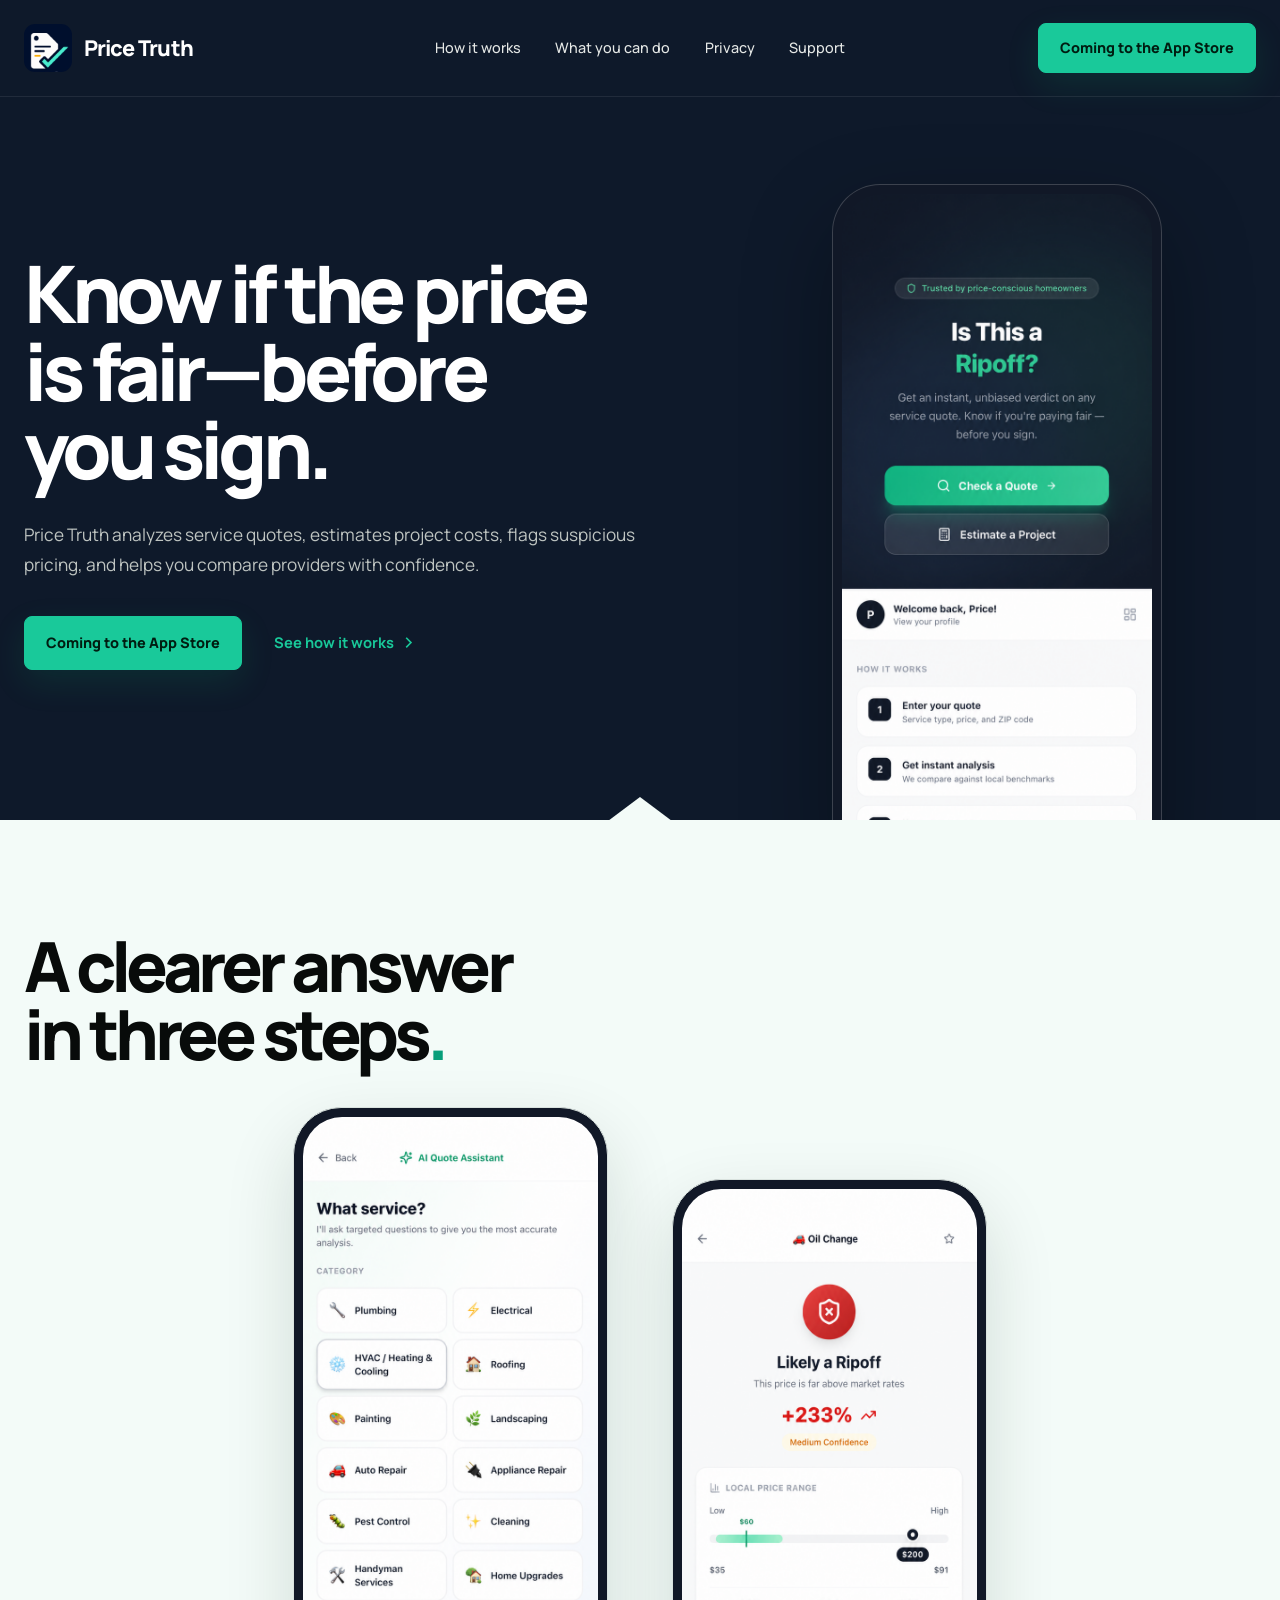
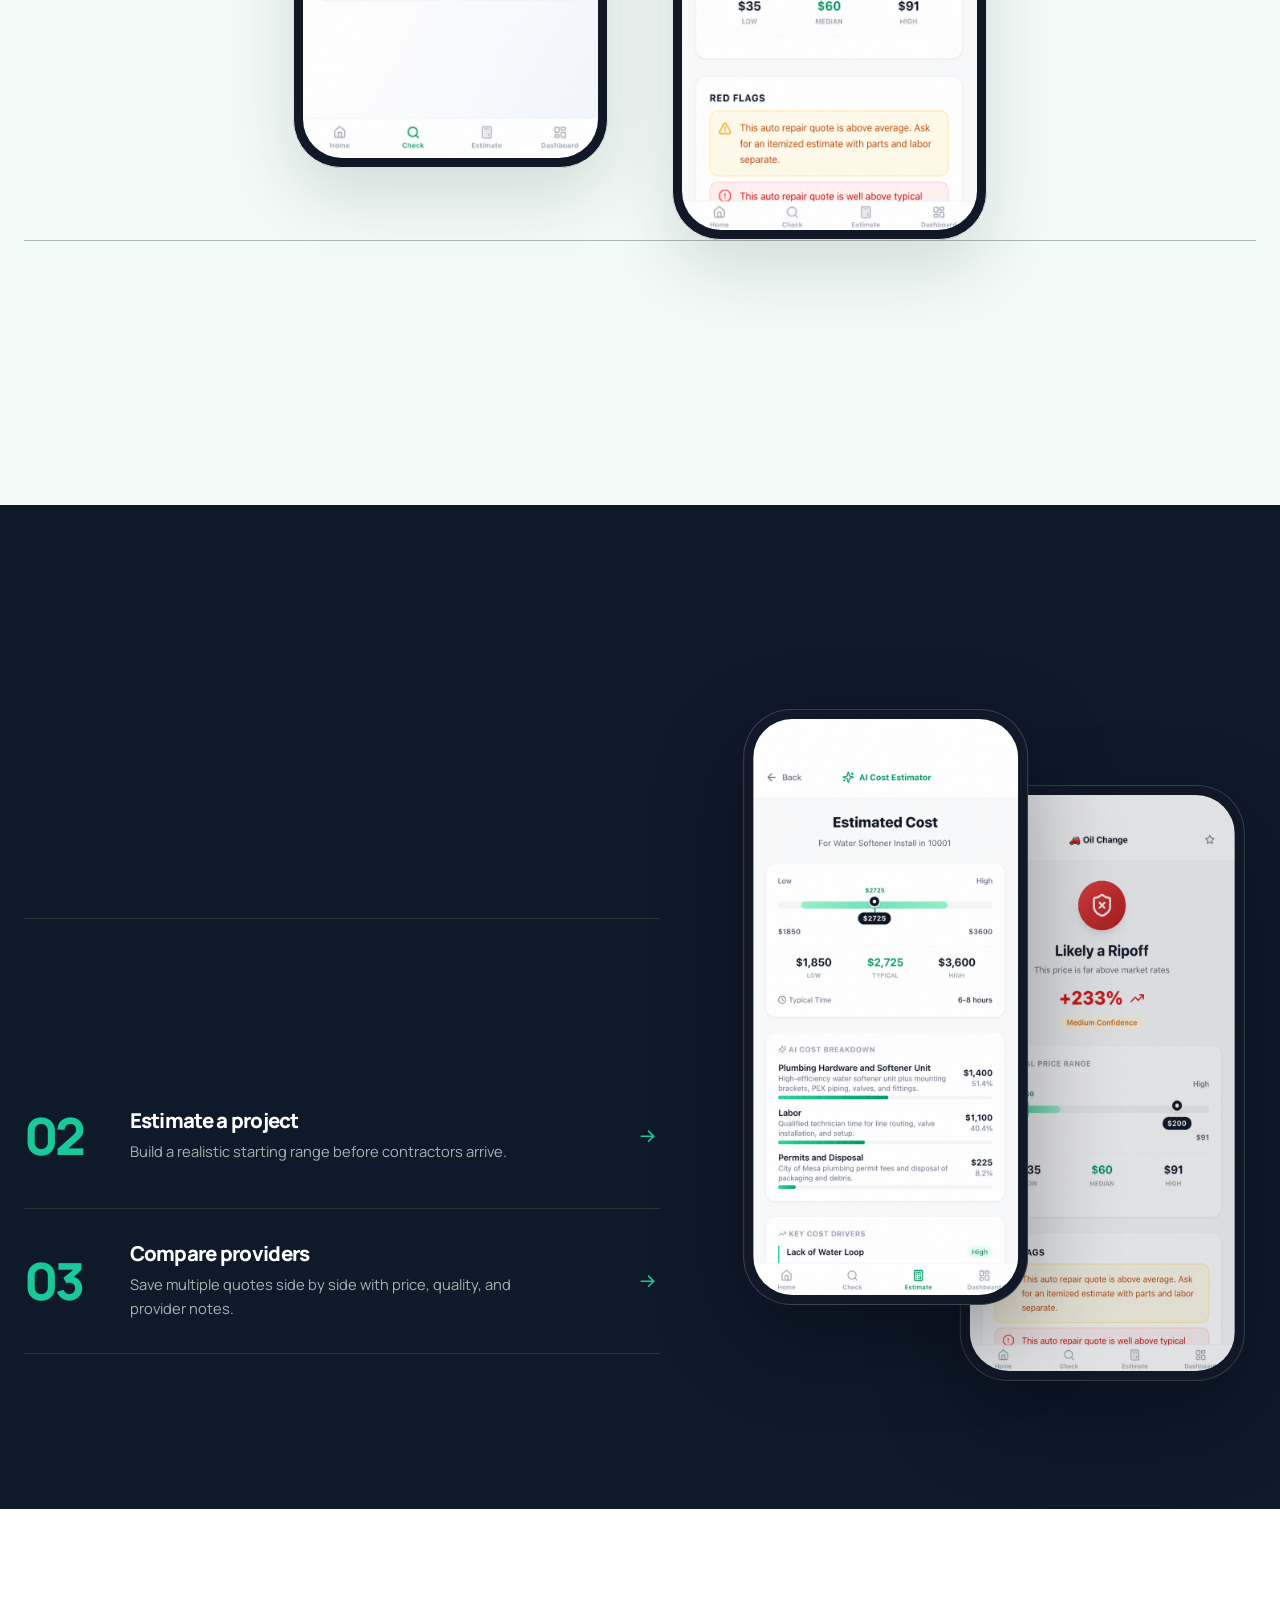
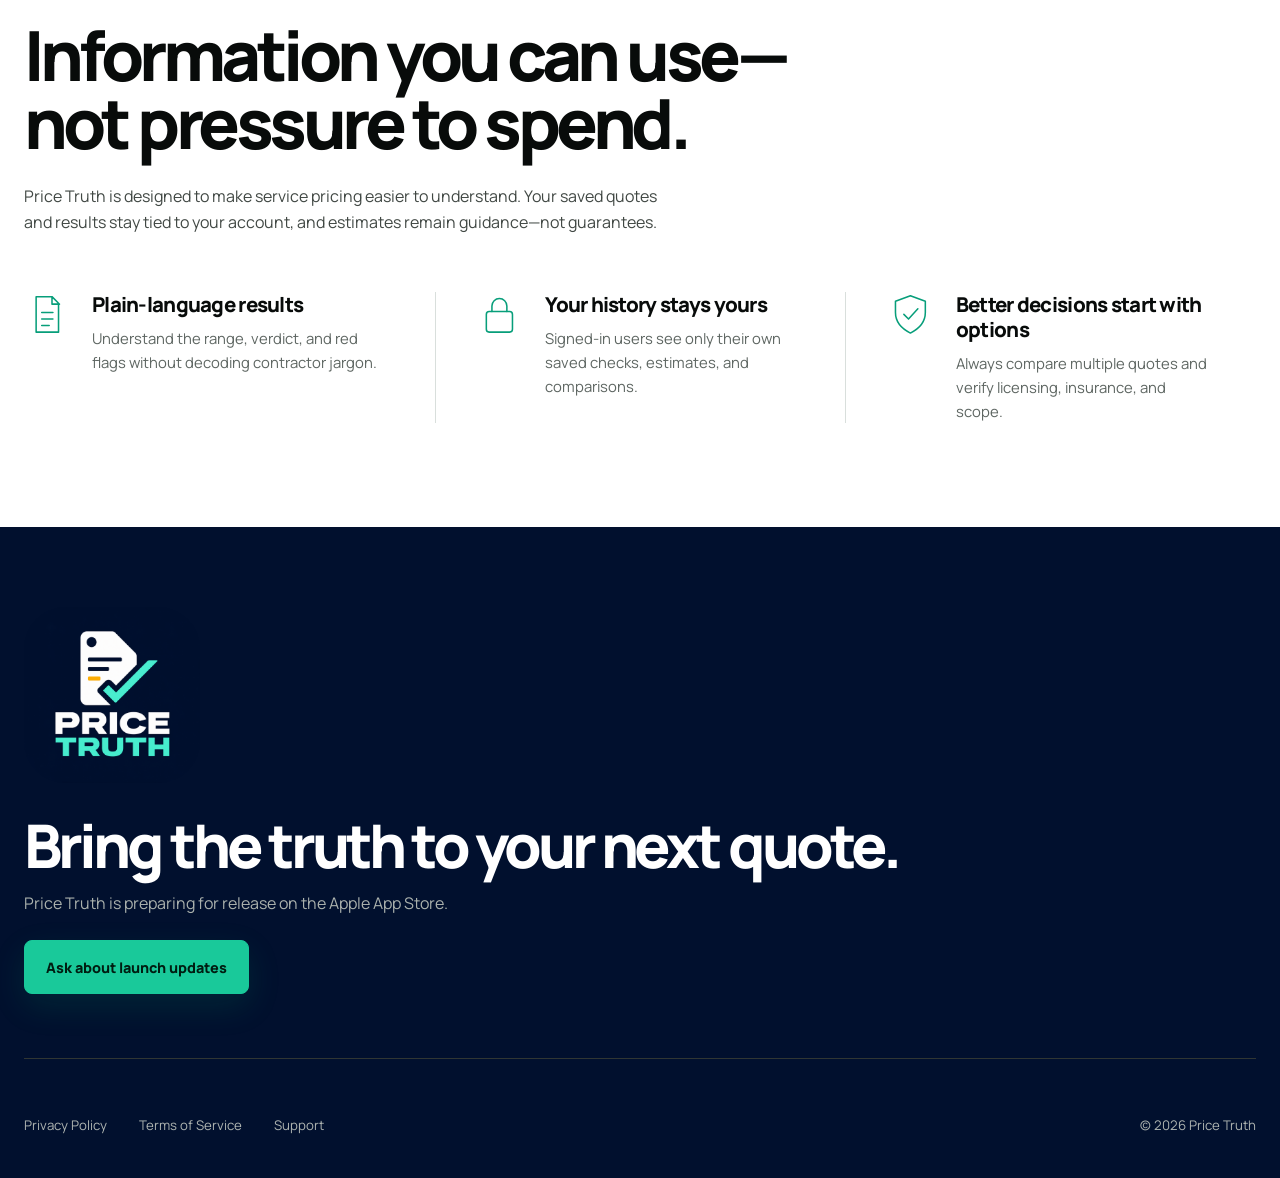
<file: index.html>
<!doctype html>
<html lang="en">
  <head>
    <meta charset="utf-8">
    <meta name="viewport" content="width=device-width, initial-scale=1">
    <title>Price Truth | Know If the Price Is Fair</title>
    <meta name="description" content="Price Truth analyzes service quotes, estimates project costs, flags suspicious pricing, and helps you compare providers with confidence.">
    <link rel="canonical" href="https://price-truth.com/">
    <meta property="og:type" content="website">
    <meta property="og:title" content="Price Truth | Know If the Price Is Fair">
    <meta property="og:description" content="Understand service quotes, compare providers, and make a more confident decision before you sign.">
    <meta property="og:url" content="https://price-truth.com/">
    <meta property="og:image" content="https://price-truth.com/assets/price-truth-brand.png">
    <meta name="theme-color" content="#050706">
    <link rel="icon" href="assets/price-truth-brand-mark.png">
    <link rel="apple-touch-icon" href="assets/price-truth-brand.png">
    <link rel="preload" as="image" href="assets/app-home.png">
    <link rel="preconnect" href="https://fonts.googleapis.com">
    <link rel="preconnect" href="https://fonts.gstatic.com" crossorigin>
    <link href="https://fonts.googleapis.com/css2?family=Manrope:wght@400;500;600;700;800&display=swap" rel="stylesheet">
    <link rel="stylesheet" href="styles.css?v=1">
    <script src="script.js" defer></script>
  </head>
  <body>
    <a class="skip-link" href="#main">Skip to content</a>
    <header class="site-header" data-header>
      <nav class="nav shell" aria-label="Main navigation">
        <a class="brand" href="index.html" aria-label="Price Truth home">
          <img src="assets/price-truth-brand-mark.png" alt="">
          <span>Price Truth</span>
        </a>
        <button class="menu-button" type="button" aria-expanded="false" aria-controls="nav-links" data-menu-button>
          <span class="sr-only">Open navigation</span>
          <svg viewBox="0 0 24 24" aria-hidden="true"><path d="M4 7h16M4 12h16M4 17h16"/></svg>
        </button>
        <div class="nav-links" id="nav-links" data-nav-links>
          <a href="#how">How it works</a>
          <a href="#capabilities">What you can do</a>
          <a href="privacy.html">Privacy</a>
          <a href="support.html">Support</a>
        </div>
        <a class="nav-cta" href="#availability">Coming to the App Store</a>
      </nav>
    </header>

    <main id="main">
      <section class="hero dark-section">
        <div class="hero-inner shell">
          <div class="hero-copy reveal">
            <h1>Know if the price<br>is fair—before<br>you sign.</h1>
            <p>Price Truth analyzes service quotes, estimates project costs, flags suspicious pricing, and helps you compare providers with confidence.</p>
            <div class="hero-actions">
              <a class="button" href="#availability">Coming to the App Store</a>
              <a class="text-link" href="#how">See how it works <svg viewBox="0 0 24 24" aria-hidden="true"><path d="m9 18 6-6-6-6"/></svg></a>
            </div>
          </div>
          <div class="hero-media reveal" aria-label="Price Truth home screen shown on an iPhone">
            <div class="phone-frame phone-frame-hero">
              <img src="assets/app-home.png" alt="Price Truth home screen with Check a Quote and Estimate a Project actions">
            </div>
          </div>
        </div>
        <span class="hero-notch" aria-hidden="true"></span>
      </section>

      <section class="how-section" id="how">
        <div class="shell">
          <h2 class="section-title reveal">A clearer answer<br>in three steps<span>.</span></h2>
          <div class="flow-media phone-pair reveal">
            <div class="phone-frame phone-frame-entry">
              <img src="assets/quote-assistant.png?v=2" alt="Price Truth AI Quote Assistant category selection screen">
            </div>
            <div class="phone-frame phone-frame-result">
              <img src="assets/quote-result.png" alt="Price Truth quote verdict showing a likely ripoff and local price range">
            </div>
          </div>
          <div class="steps" aria-label="How Price Truth works">
            <article class="step reveal">
              <span class="step-number">01</span>
              <div>
                <h3>Enter your quote</h3>
                <p>Add the service, quoted price, ZIP code, and the details that matter.</p>
              </div>
            </article>
            <article class="step reveal">
              <span class="step-number">02</span>
              <div>
                <h3>Get instant analysis</h3>
                <p>See a local price range, a plain-language verdict, and potential red flags.</p>
              </div>
            </article>
            <article class="step reveal">
              <span class="step-number">03</span>
              <div>
                <h3>Know your options</h3>
                <p>Use negotiation tips, save your result, or compare another provider.</p>
              </div>
            </article>
          </div>
        </div>
      </section>

      <section class="capabilities-section dark-section" id="capabilities">
        <div class="capabilities-inner shell">
          <div class="capabilities-copy">
            <h2 class="section-title reveal">More confidence<br>in every quote<span>.</span></h2>
            <p class="section-lede reveal">From the first estimate to the final decision, Price Truth keeps the numbers understandable and your options visible.</p>
            <div class="capability-list">
              <article class="capability reveal">
                <span>01</span>
                <div><h3>Check a quote</h3><p>Compare a service quote with local pricing and see a clear verdict.</p></div>
                <svg viewBox="0 0 24 24" aria-hidden="true"><path d="M5 12h14M13 6l6 6-6 6"/></svg>
              </article>
              <article class="capability reveal">
                <span>02</span>
                <div><h3>Estimate a project</h3><p>Build a realistic starting range before contractors arrive.</p></div>
                <svg viewBox="0 0 24 24" aria-hidden="true"><path d="M5 12h14M13 6l6 6-6 6"/></svg>
              </article>
              <article class="capability reveal">
                <span>03</span>
                <div><h3>Compare providers</h3><p>Save multiple quotes side by side with price, quality, and provider notes.</p></div>
                <svg viewBox="0 0 24 24" aria-hidden="true"><path d="M5 12h14M13 6l6 6-6 6"/></svg>
              </article>
            </div>
          </div>
          <div class="capabilities-media phone-pair reveal">
            <div class="phone-frame">
              <img src="assets/estimate-result.png" alt="Price Truth project estimate with typical cost and AI cost breakdown">
            </div>
            <div class="phone-frame phone-frame-secondary">
              <img src="assets/quote-result.png" alt="Price Truth quote analysis with local range and red flags">
            </div>
          </div>
        </div>
      </section>

      <section class="trust-section">
        <div class="shell">
          <div class="trust-intro reveal">
            <h2 class="section-title">Information you can use—<br>not pressure to spend.</h2>
            <p>Price Truth is designed to make service pricing easier to understand. Your saved quotes and results stay tied to your account, and estimates remain guidance—not guarantees.</p>
          </div>
          <div class="trust-list">
            <article class="trust-item reveal">
              <svg viewBox="0 0 48 48" aria-hidden="true"><path d="M13 5h17l7 7v31H13zM30 5v8h8M19 22h12M19 29h12M19 36h8"/></svg>
              <div><h3>Plain-language results</h3><p>Understand the range, verdict, and red flags without decoding contractor jargon.</p></div>
            </article>
            <article class="trust-item reveal">
              <svg viewBox="0 0 48 48" aria-hidden="true"><rect x="10" y="21" width="28" height="22" rx="3"/><path d="M16 21v-6a8 8 0 0 1 16 0v6"/></svg>
              <div><h3>Your history stays yours</h3><p>Signed-in users see only their own saved checks, estimates, and comparisons.</p></div>
            </article>
            <article class="trust-item reveal">
              <svg viewBox="0 0 48 48" aria-hidden="true"><path d="M24 4 40 10v12c0 10-6 17-16 22C14 39 8 32 8 22V10zM17 24l5 5 10-11"/></svg>
              <div><h3>Better decisions start with options</h3><p>Always compare multiple quotes and verify licensing, insurance, and scope.</p></div>
            </article>
          </div>
        </div>
      </section>

      <section class="closing-section dark-section" id="availability">
        <div class="closing-inner shell reveal">
          <div class="closing-brand"><img src="assets/price-truth-brand.png" alt="Price Truth"></div>
          <h2>Bring the truth to your next quote.</h2>
          <p>Price Truth is preparing for release on the Apple App Store.</p>
          <a class="button" href="mailto:hello@showcasesolutionsapps.com?subject=Price%20Truth%20launch%20updates">Ask about launch updates</a>
        </div>
      </section>
    </main>

    <footer class="footer dark-section">
      <div class="footer-inner shell">
        <div class="footer-links">
          <a href="privacy.html">Privacy Policy</a>
          <a href="terms.html">Terms of Service</a>
          <a href="support.html">Support</a>
        </div>
        <span>&copy; 2026 Price Truth</span>
      </div>
    </footer>
  </body>
</html>
</file>
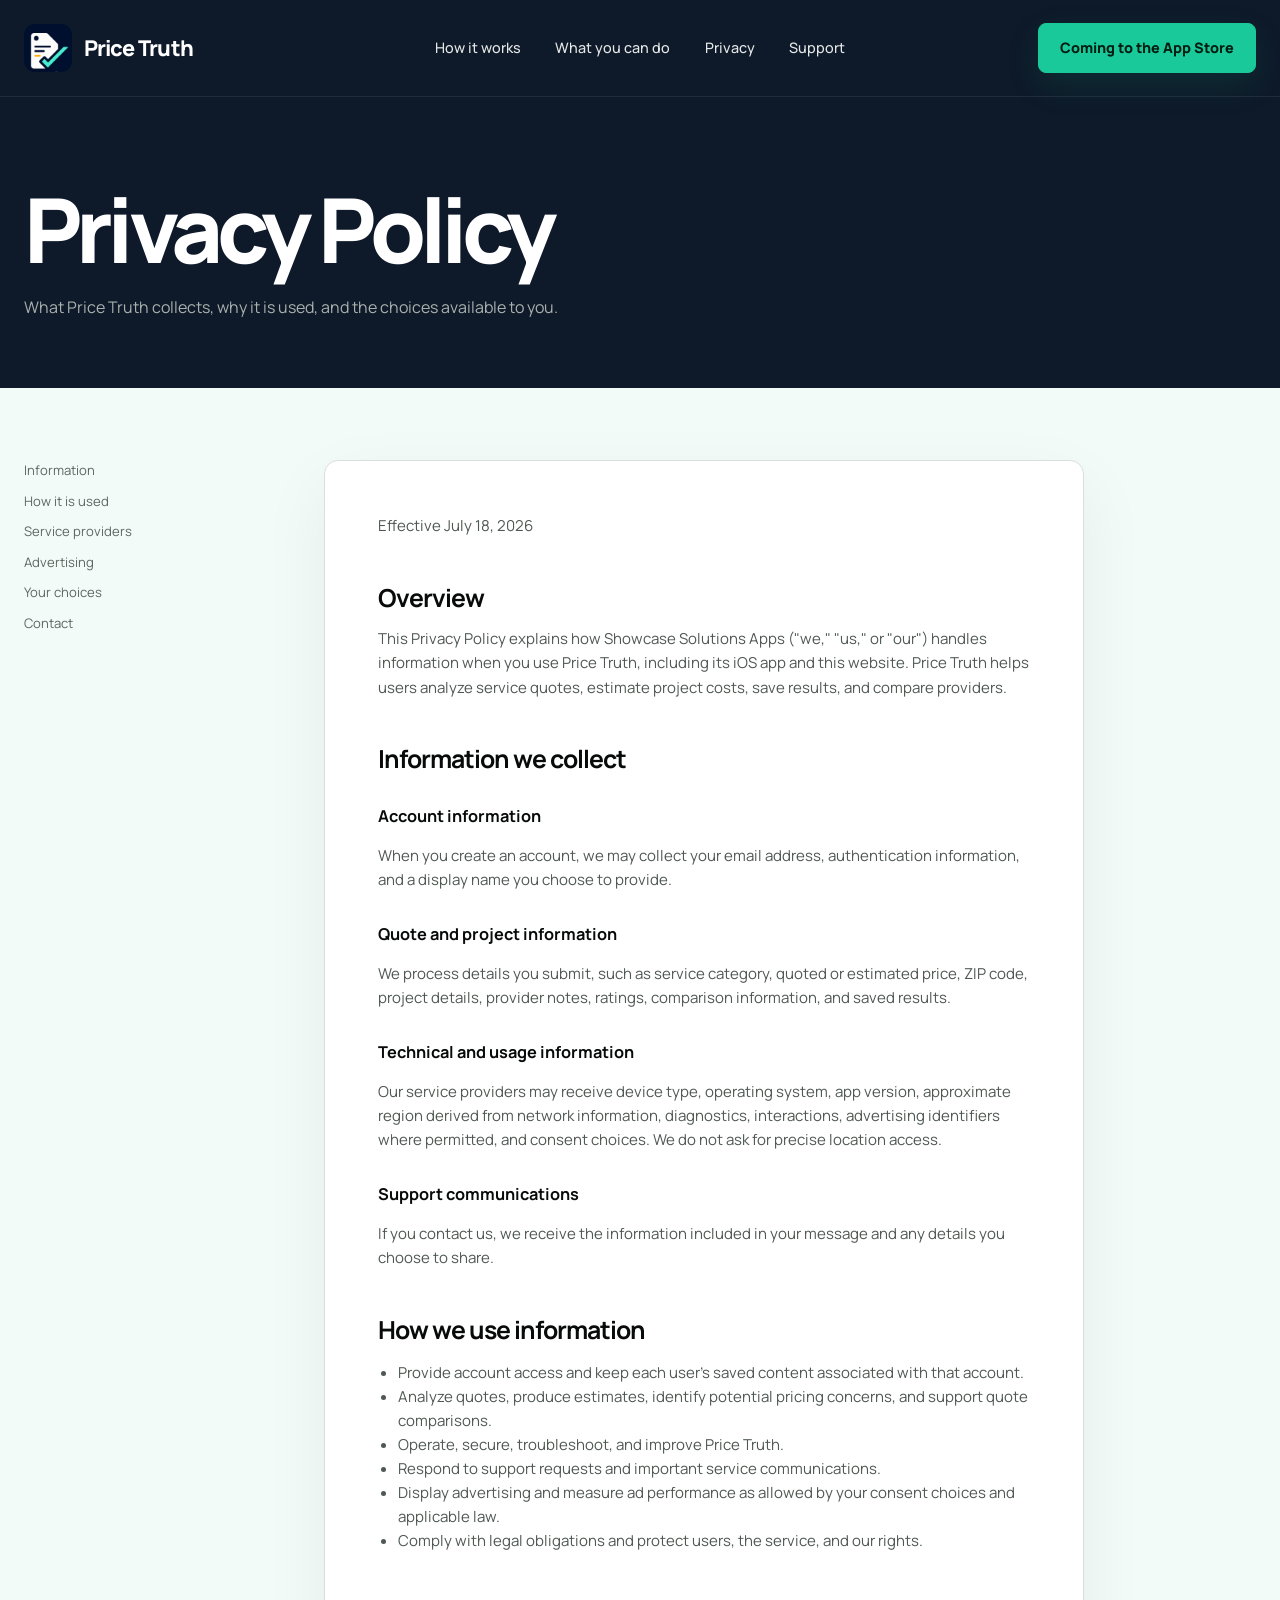
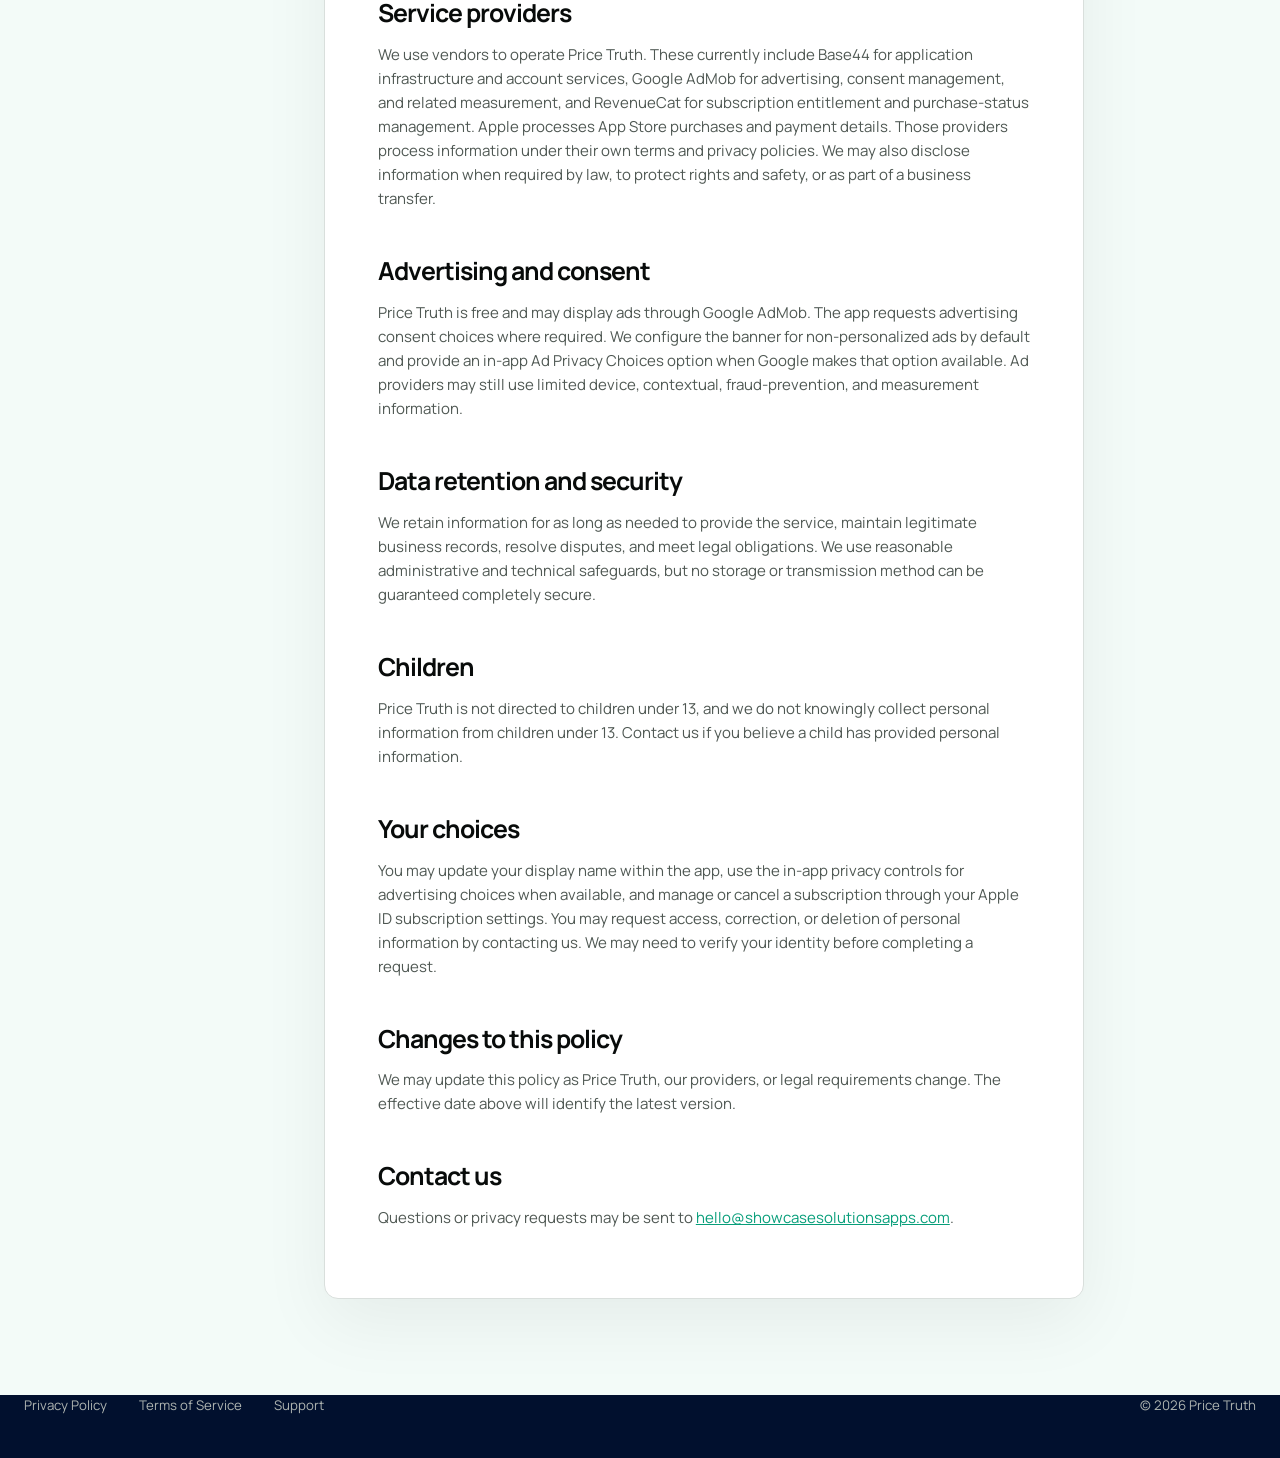
<file: privacy.html>
<!doctype html>
<html lang="en">
  <head>
    <meta charset="utf-8"><meta name="viewport" content="width=device-width, initial-scale=1">
    <title>Privacy Policy | Price Truth</title>
    <meta name="description" content="Learn how Price Truth handles account, quote, usage, and advertising information.">
    <link rel="canonical" href="https://price-truth.com/privacy.html">
    <meta name="theme-color" content="#050706"><link rel="icon" href="assets/price-truth-brand-mark.png"><link rel="apple-touch-icon" href="assets/price-truth-brand.png">
    <link rel="preconnect" href="https://fonts.googleapis.com"><link rel="preconnect" href="https://fonts.gstatic.com" crossorigin><link href="https://fonts.googleapis.com/css2?family=Manrope:wght@400;500;600;700;800&display=swap" rel="stylesheet">
    <link rel="stylesheet" href="styles.css?v=1"><script src="script.js" defer></script>
  </head>
  <body class="legal-body">
    <header class="site-header"><nav class="nav shell" aria-label="Main navigation"><a class="brand" href="index.html"><img src="assets/price-truth-brand-mark.png" alt=""><span>Price Truth</span></a><button class="menu-button" type="button" aria-expanded="false" aria-controls="nav-links" data-menu-button><span class="sr-only">Open navigation</span><svg viewBox="0 0 24 24" aria-hidden="true"><path d="M4 7h16M4 12h16M4 17h16"/></svg></button><div class="nav-links" id="nav-links" data-nav-links><a href="index.html#how">How it works</a><a href="index.html#capabilities">What you can do</a><a href="privacy.html">Privacy</a><a href="support.html">Support</a></div><a class="nav-cta" href="index.html#availability">Coming to the App Store</a></nav></header>
    <main>
      <section class="legal-hero"><div class="shell"><h1>Privacy Policy</h1><p>What Price Truth collects, why it is used, and the choices available to you.</p></div></section>
      <div class="legal-layout shell">
        <aside class="legal-aside" aria-label="Privacy policy sections"><a href="#information">Information</a><a href="#use">How it is used</a><a href="#providers">Service providers</a><a href="#ads">Advertising</a><a href="#choices">Your choices</a><a href="#contact">Contact</a></aside>
        <article class="legal-card">
          <p class="legal-meta">Effective July 18, 2026</p>
          <h2>Overview</h2>
          <p>This Privacy Policy explains how Showcase Solutions Apps ("we," "us," or "our") handles information when you use Price Truth, including its iOS app and this website. Price Truth helps users analyze service quotes, estimate project costs, save results, and compare providers.</p>
          <h2 id="information">Information we collect</h2>
          <h3>Account information</h3><p>When you create an account, we may collect your email address, authentication information, and a display name you choose to provide.</p>
          <h3>Quote and project information</h3><p>We process details you submit, such as service category, quoted or estimated price, ZIP code, project details, provider notes, ratings, comparison information, and saved results.</p>
          <h3>Technical and usage information</h3><p>Our service providers may receive device type, operating system, app version, approximate region derived from network information, diagnostics, interactions, advertising identifiers where permitted, and consent choices. We do not ask for precise location access.</p>
          <h3>Support communications</h3><p>If you contact us, we receive the information included in your message and any details you choose to share.</p>
          <h2 id="use">How we use information</h2>
          <ul><li>Provide account access and keep each user's saved content associated with that account.</li><li>Analyze quotes, produce estimates, identify potential pricing concerns, and support quote comparisons.</li><li>Operate, secure, troubleshoot, and improve Price Truth.</li><li>Respond to support requests and important service communications.</li><li>Display advertising and measure ad performance as allowed by your consent choices and applicable law.</li><li>Comply with legal obligations and protect users, the service, and our rights.</li></ul>
          <h2 id="providers">Service providers</h2>
          <p>We use vendors to operate Price Truth. These currently include Base44 for application infrastructure and account services, Google AdMob for advertising, consent management, and related measurement, and RevenueCat for subscription entitlement and purchase-status management. Apple processes App Store purchases and payment details. Those providers process information under their own terms and privacy policies. We may also disclose information when required by law, to protect rights and safety, or as part of a business transfer.</p>
          <h2 id="ads">Advertising and consent</h2>
          <p>Price Truth is free and may display ads through Google AdMob. The app requests advertising consent choices where required. We configure the banner for non-personalized ads by default and provide an in-app Ad Privacy Choices option when Google makes that option available. Ad providers may still use limited device, contextual, fraud-prevention, and measurement information.</p>
          <h2>Data retention and security</h2>
          <p>We retain information for as long as needed to provide the service, maintain legitimate business records, resolve disputes, and meet legal obligations. We use reasonable administrative and technical safeguards, but no storage or transmission method can be guaranteed completely secure.</p>
          <h2>Children</h2>
          <p>Price Truth is not directed to children under 13, and we do not knowingly collect personal information from children under 13. Contact us if you believe a child has provided personal information.</p>
          <h2 id="choices">Your choices</h2>
          <p>You may update your display name within the app, use the in-app privacy controls for advertising choices when available, and manage or cancel a subscription through your Apple ID subscription settings. You may request access, correction, or deletion of personal information by contacting us. We may need to verify your identity before completing a request.</p>
          <h2>Changes to this policy</h2>
          <p>We may update this policy as Price Truth, our providers, or legal requirements change. The effective date above will identify the latest version.</p>
          <h2 id="contact">Contact us</h2>
          <p>Questions or privacy requests may be sent to <a href="mailto:hello@showcasesolutionsapps.com?subject=Price%20Truth%20privacy">hello@showcasesolutionsapps.com</a>.</p>
        </article>
      </div>
    </main>
    <footer class="footer dark-section"><div class="footer-inner shell"><div class="footer-links"><a href="privacy.html">Privacy Policy</a><a href="terms.html">Terms of Service</a><a href="support.html">Support</a></div><span>&copy; 2026 Price Truth</span></div></footer>
  </body>
</html>
</file>
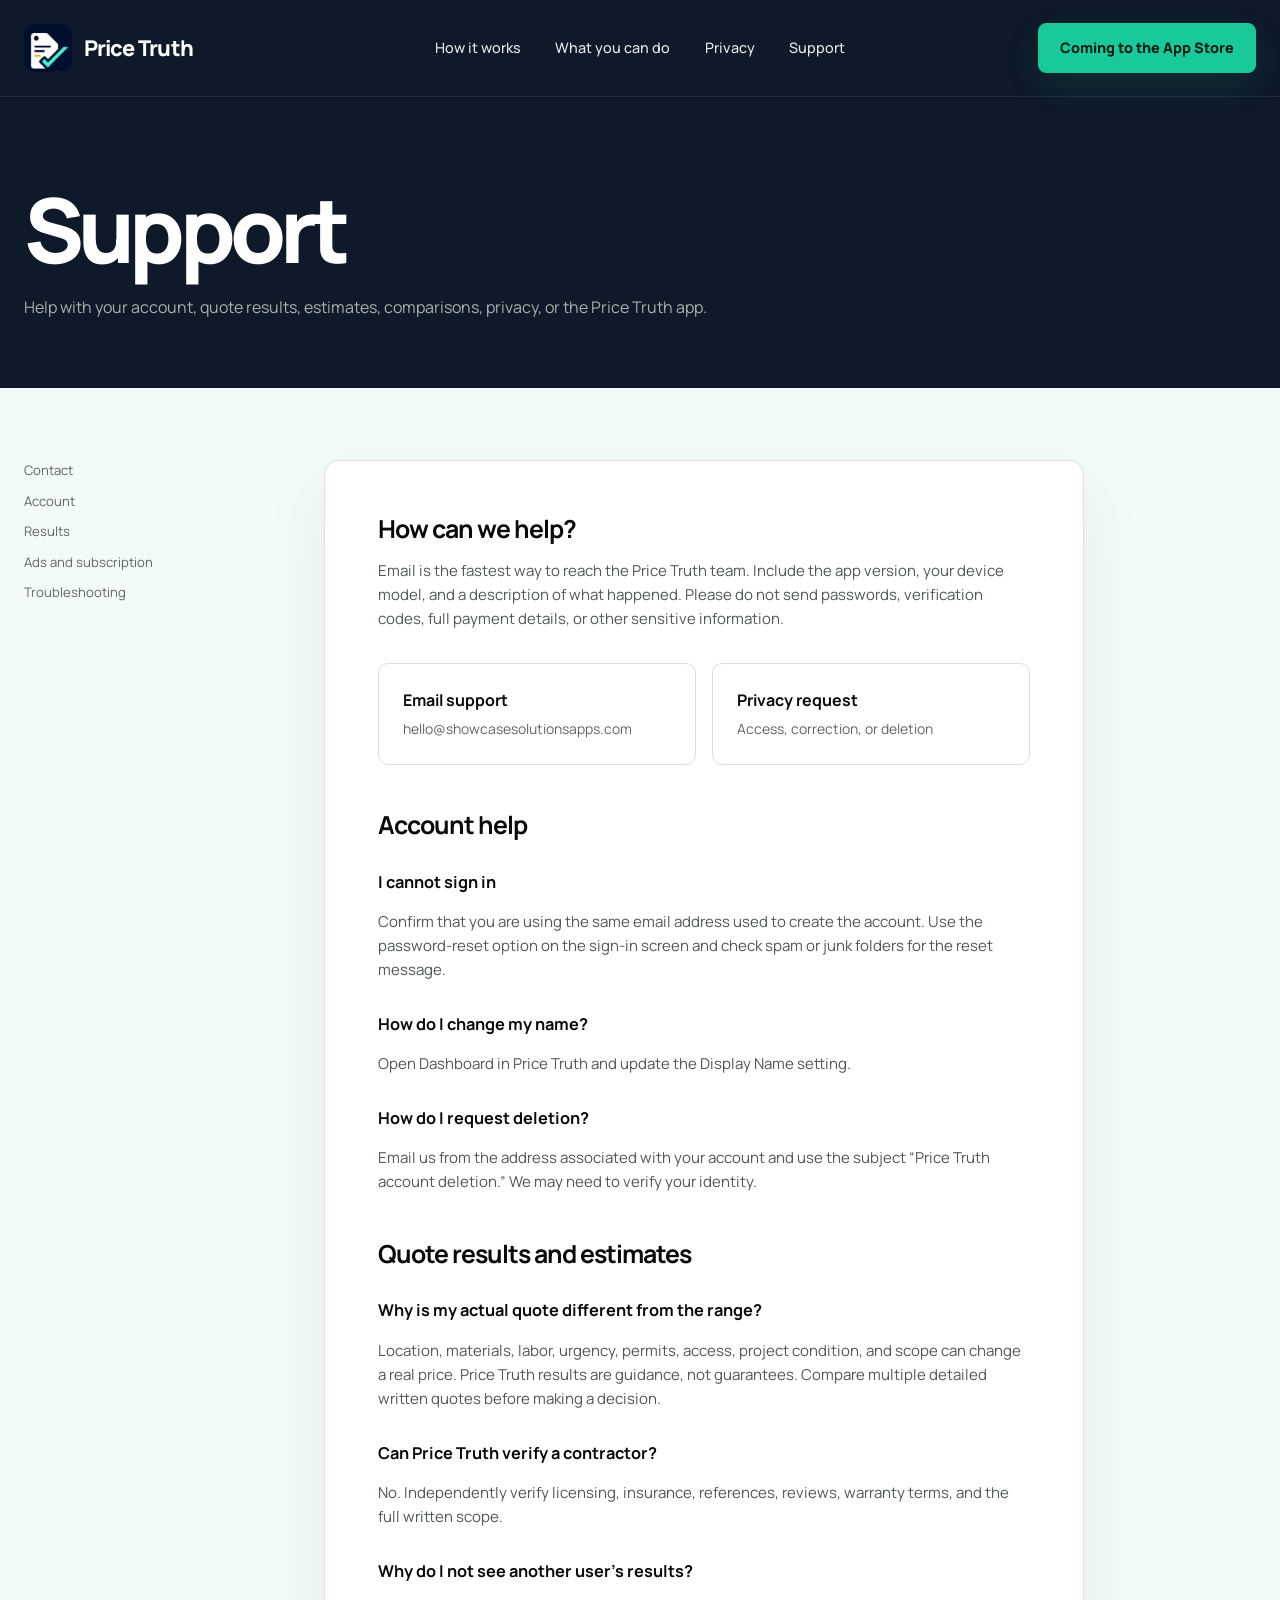
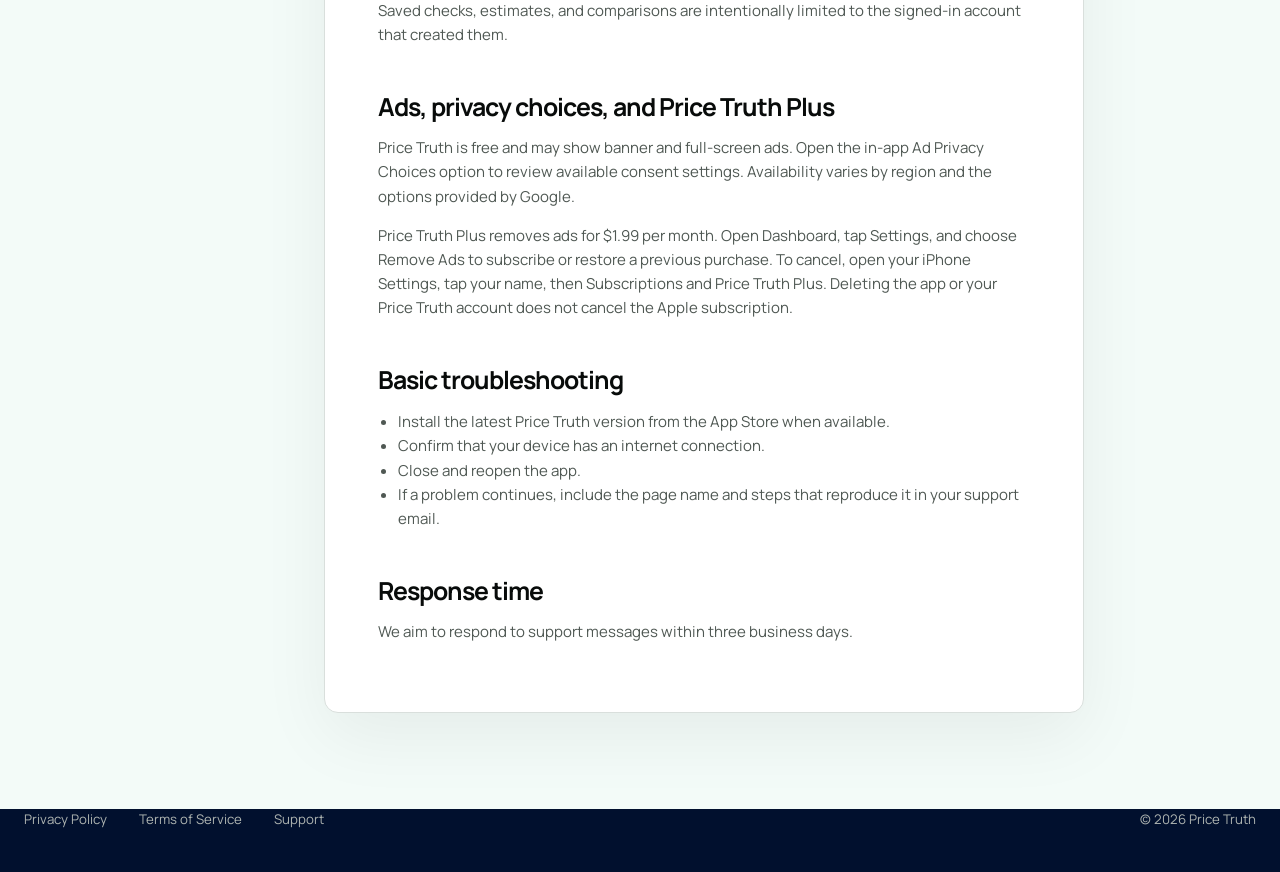
<file: support.html>
<!doctype html>
<html lang="en">
  <head>
    <meta charset="utf-8"><meta name="viewport" content="width=device-width, initial-scale=1"><title>Support | Price Truth</title><meta name="description" content="Get help with Price Truth accounts, quote analysis, estimates, comparisons, privacy, and advertising choices."><link rel="canonical" href="https://price-truth.com/support.html"><meta name="theme-color" content="#050706"><link rel="icon" href="assets/price-truth-brand-mark.png"><link rel="apple-touch-icon" href="assets/price-truth-brand.png"><link rel="preconnect" href="https://fonts.googleapis.com"><link rel="preconnect" href="https://fonts.gstatic.com" crossorigin><link href="https://fonts.googleapis.com/css2?family=Manrope:wght@400;500;600;700;800&display=swap" rel="stylesheet"><link rel="stylesheet" href="styles.css?v=1"><script src="script.js" defer></script>
  </head>
  <body class="legal-body">
    <header class="site-header"><nav class="nav shell" aria-label="Main navigation"><a class="brand" href="index.html"><img src="assets/price-truth-brand-mark.png" alt=""><span>Price Truth</span></a><button class="menu-button" type="button" aria-expanded="false" aria-controls="nav-links" data-menu-button><span class="sr-only">Open navigation</span><svg viewBox="0 0 24 24" aria-hidden="true"><path d="M4 7h16M4 12h16M4 17h16"/></svg></button><div class="nav-links" id="nav-links" data-nav-links><a href="index.html#how">How it works</a><a href="index.html#capabilities">What you can do</a><a href="privacy.html">Privacy</a><a href="support.html">Support</a></div><a class="nav-cta" href="index.html#availability">Coming to the App Store</a></nav></header>
    <main><section class="legal-hero"><div class="shell"><h1>Support</h1><p>Help with your account, quote results, estimates, comparisons, privacy, or the Price Truth app.</p></div></section><div class="legal-layout shell"><aside class="legal-aside" aria-label="Support sections"><a href="#contact">Contact</a><a href="#account">Account</a><a href="#results">Results</a><a href="#ads">Ads and subscription</a><a href="#troubleshooting">Troubleshooting</a></aside><article class="legal-card">
      <h2 id="contact">How can we help?</h2><p>Email is the fastest way to reach the Price Truth team. Include the app version, your device model, and a description of what happened. Please do not send passwords, verification codes, full payment details, or other sensitive information.</p>
      <div class="support-options"><a class="support-option" href="mailto:hello@showcasesolutionsapps.com?subject=Price%20Truth%20support"><strong>Email support</strong><span>hello@showcasesolutionsapps.com</span></a><a class="support-option" href="mailto:hello@showcasesolutionsapps.com?subject=Price%20Truth%20privacy%20request"><strong>Privacy request</strong><span>Access, correction, or deletion</span></a></div>
      <h2 id="account">Account help</h2><h3>I cannot sign in</h3><p>Confirm that you are using the same email address used to create the account. Use the password-reset option on the sign-in screen and check spam or junk folders for the reset message.</p><h3>How do I change my name?</h3><p>Open Dashboard in Price Truth and update the Display Name setting.</p><h3>How do I request deletion?</h3><p>Email us from the address associated with your account and use the subject “Price Truth account deletion.” We may need to verify your identity.</p>
      <h2 id="results">Quote results and estimates</h2><h3>Why is my actual quote different from the range?</h3><p>Location, materials, labor, urgency, permits, access, project condition, and scope can change a real price. Price Truth results are guidance, not guarantees. Compare multiple detailed written quotes before making a decision.</p><h3>Can Price Truth verify a contractor?</h3><p>No. Independently verify licensing, insurance, references, reviews, warranty terms, and the full written scope.</p><h3>Why do I not see another user's results?</h3><p>Saved checks, estimates, and comparisons are intentionally limited to the signed-in account that created them.</p>
      <h2 id="ads">Ads, privacy choices, and Price Truth Plus</h2><p>Price Truth is free and may show banner and full-screen ads. Open the in-app Ad Privacy Choices option to review available consent settings. Availability varies by region and the options provided by Google.</p><p>Price Truth Plus removes ads for $1.99 per month. Open Dashboard, tap Settings, and choose Remove Ads to subscribe or restore a previous purchase. To cancel, open your iPhone Settings, tap your name, then Subscriptions and Price Truth Plus. Deleting the app or your Price Truth account does not cancel the Apple subscription.</p>
      <h2 id="troubleshooting">Basic troubleshooting</h2><ul><li>Install the latest Price Truth version from the App Store when available.</li><li>Confirm that your device has an internet connection.</li><li>Close and reopen the app.</li><li>If a problem continues, include the page name and steps that reproduce it in your support email.</li></ul>
      <h2>Response time</h2><p>We aim to respond to support messages within three business days.</p>
    </article></div></main>
    <footer class="footer dark-section"><div class="footer-inner shell"><div class="footer-links"><a href="privacy.html">Privacy Policy</a><a href="terms.html">Terms of Service</a><a href="support.html">Support</a></div><span>&copy; 2026 Price Truth</span></div></footer>
  </body>
</html>
</file>
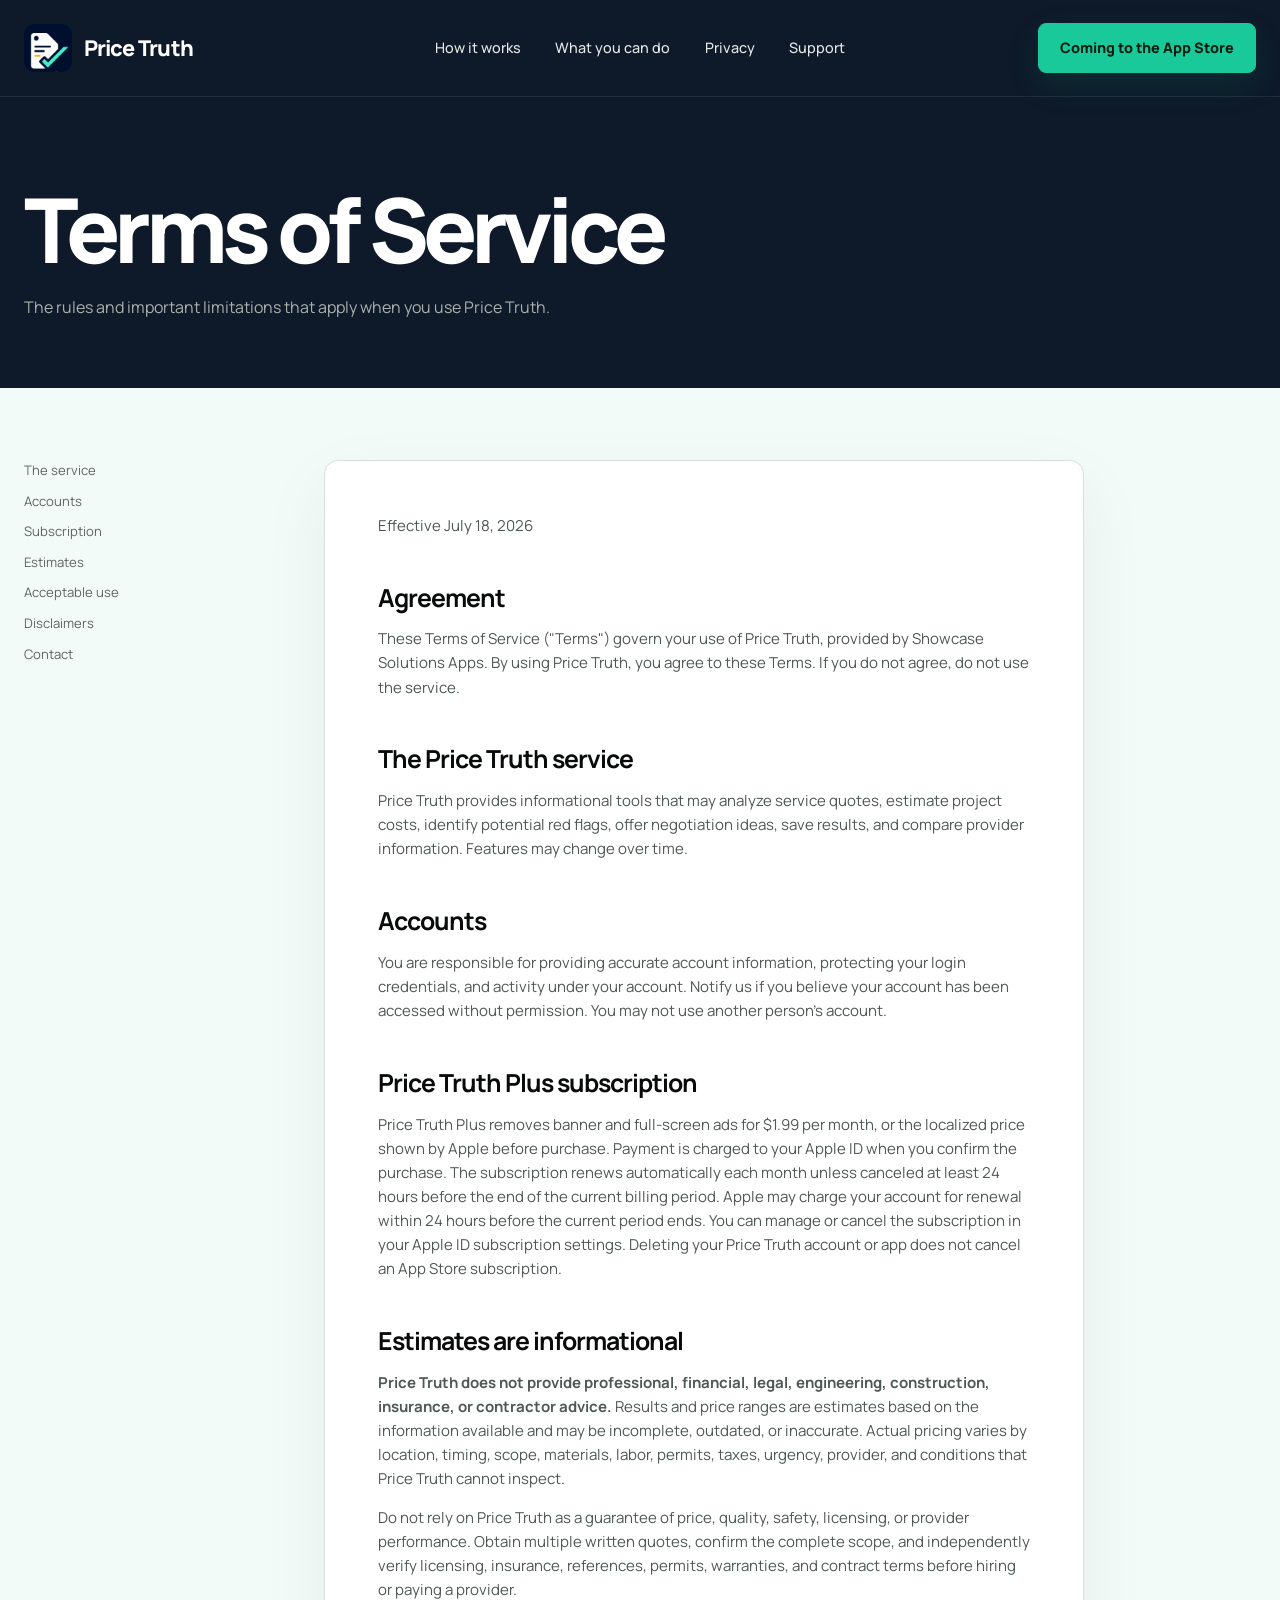
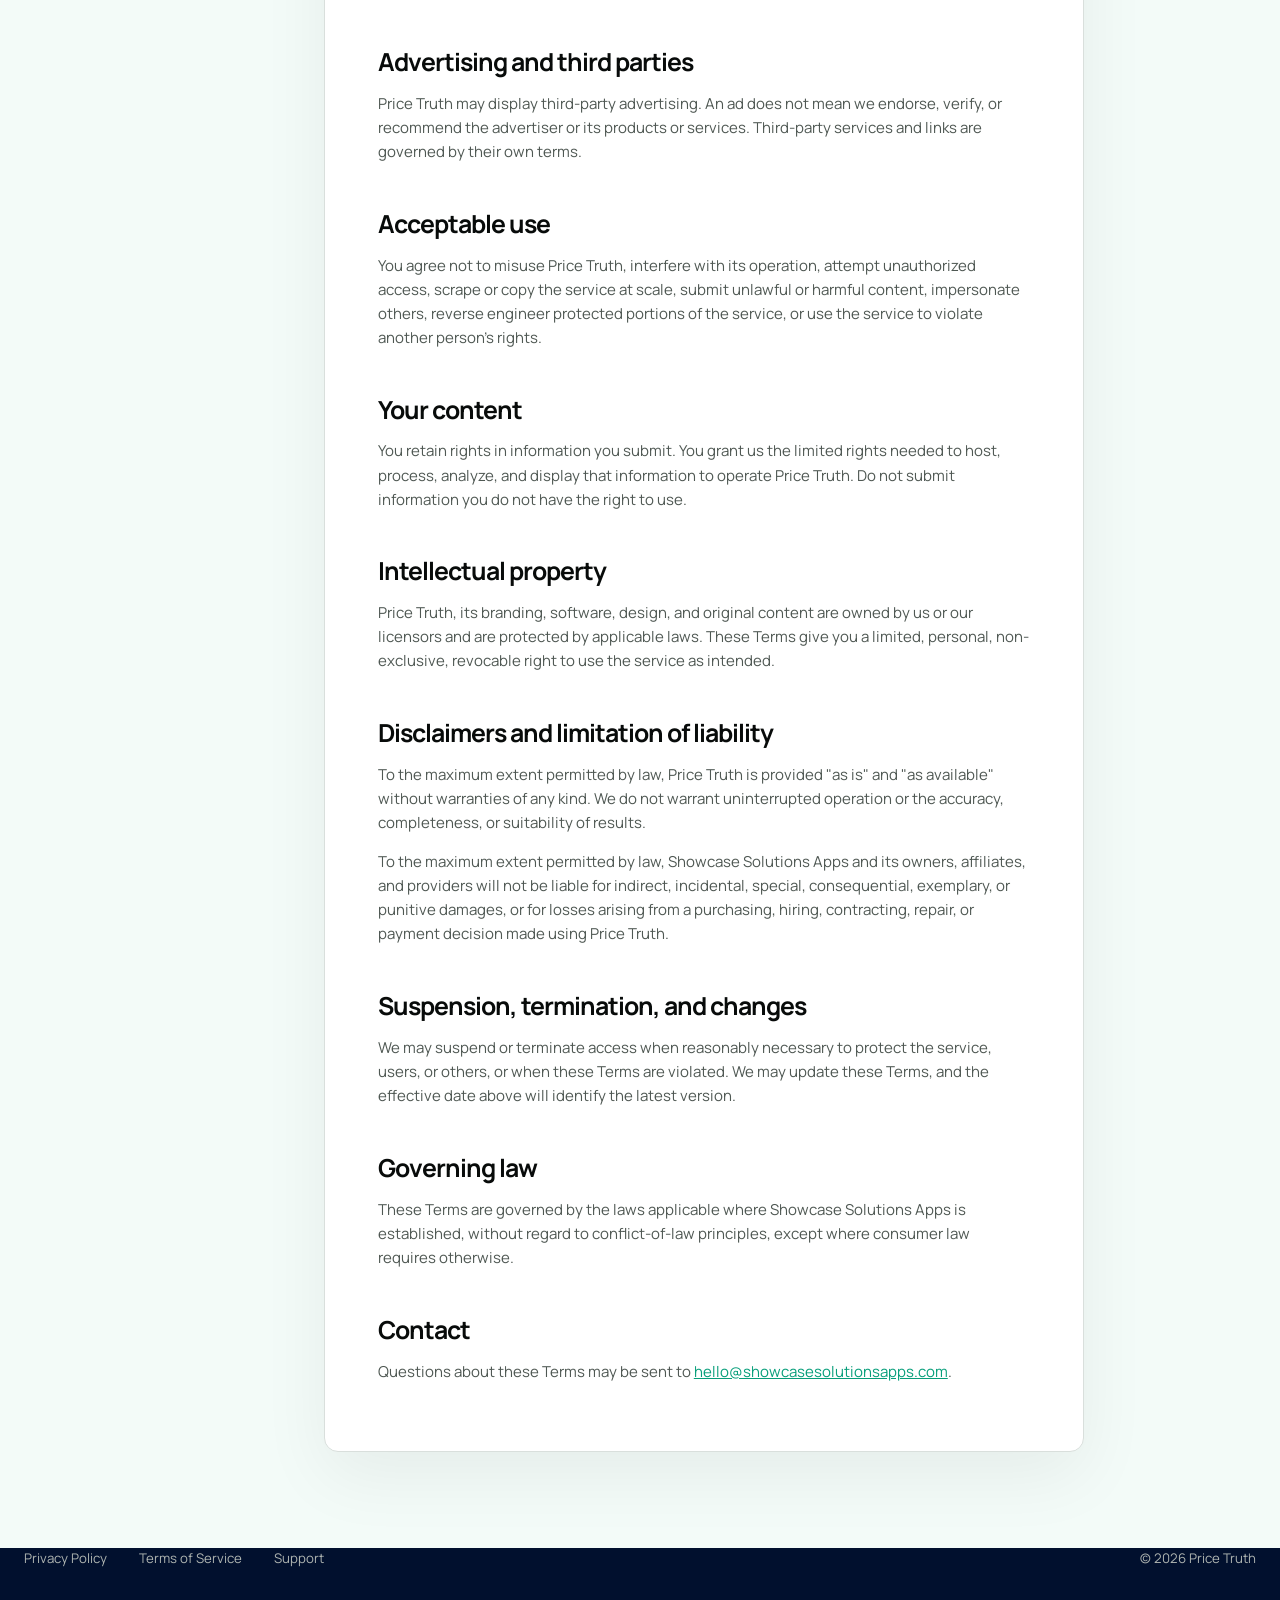
<file: terms.html>
<!doctype html>
<html lang="en">
  <head>
    <meta charset="utf-8"><meta name="viewport" content="width=device-width, initial-scale=1"><title>Terms of Service | Price Truth</title><meta name="description" content="Terms governing use of Price Truth."><link rel="canonical" href="https://price-truth.com/terms.html"><meta name="theme-color" content="#050706"><link rel="icon" href="assets/price-truth-brand-mark.png"><link rel="apple-touch-icon" href="assets/price-truth-brand.png"><link rel="preconnect" href="https://fonts.googleapis.com"><link rel="preconnect" href="https://fonts.gstatic.com" crossorigin><link href="https://fonts.googleapis.com/css2?family=Manrope:wght@400;500;600;700;800&display=swap" rel="stylesheet"><link rel="stylesheet" href="styles.css?v=1"><script src="script.js" defer></script>
  </head>
  <body class="legal-body">
    <header class="site-header"><nav class="nav shell" aria-label="Main navigation"><a class="brand" href="index.html"><img src="assets/price-truth-brand-mark.png" alt=""><span>Price Truth</span></a><button class="menu-button" type="button" aria-expanded="false" aria-controls="nav-links" data-menu-button><span class="sr-only">Open navigation</span><svg viewBox="0 0 24 24" aria-hidden="true"><path d="M4 7h16M4 12h16M4 17h16"/></svg></button><div class="nav-links" id="nav-links" data-nav-links><a href="index.html#how">How it works</a><a href="index.html#capabilities">What you can do</a><a href="privacy.html">Privacy</a><a href="support.html">Support</a></div><a class="nav-cta" href="index.html#availability">Coming to the App Store</a></nav></header>
    <main><section class="legal-hero"><div class="shell"><h1>Terms of Service</h1><p>The rules and important limitations that apply when you use Price Truth.</p></div></section><div class="legal-layout shell"><aside class="legal-aside" aria-label="Terms sections"><a href="#service">The service</a><a href="#accounts">Accounts</a><a href="#subscription">Subscription</a><a href="#estimates">Estimates</a><a href="#conduct">Acceptable use</a><a href="#disclaimers">Disclaimers</a><a href="#contact">Contact</a></aside><article class="legal-card">
      <p class="legal-meta">Effective July 18, 2026</p>
      <h2>Agreement</h2><p>These Terms of Service ("Terms") govern your use of Price Truth, provided by Showcase Solutions Apps. By using Price Truth, you agree to these Terms. If you do not agree, do not use the service.</p>
      <h2 id="service">The Price Truth service</h2><p>Price Truth provides informational tools that may analyze service quotes, estimate project costs, identify potential red flags, offer negotiation ideas, save results, and compare provider information. Features may change over time.</p>
      <h2 id="accounts">Accounts</h2><p>You are responsible for providing accurate account information, protecting your login credentials, and activity under your account. Notify us if you believe your account has been accessed without permission. You may not use another person's account.</p>
      <h2 id="subscription">Price Truth Plus subscription</h2><p>Price Truth Plus removes banner and full-screen ads for $1.99 per month, or the localized price shown by Apple before purchase. Payment is charged to your Apple ID when you confirm the purchase. The subscription renews automatically each month unless canceled at least 24 hours before the end of the current billing period. Apple may charge your account for renewal within 24 hours before the current period ends. You can manage or cancel the subscription in your Apple ID subscription settings. Deleting your Price Truth account or app does not cancel an App Store subscription.</p>
      <h2 id="estimates">Estimates are informational</h2><p><strong>Price Truth does not provide professional, financial, legal, engineering, construction, insurance, or contractor advice.</strong> Results and price ranges are estimates based on the information available and may be incomplete, outdated, or inaccurate. Actual pricing varies by location, timing, scope, materials, labor, permits, taxes, urgency, provider, and conditions that Price Truth cannot inspect.</p><p>Do not rely on Price Truth as a guarantee of price, quality, safety, licensing, or provider performance. Obtain multiple written quotes, confirm the complete scope, and independently verify licensing, insurance, references, permits, warranties, and contract terms before hiring or paying a provider.</p>
      <h2>Advertising and third parties</h2><p>Price Truth may display third-party advertising. An ad does not mean we endorse, verify, or recommend the advertiser or its products or services. Third-party services and links are governed by their own terms.</p>
      <h2 id="conduct">Acceptable use</h2><p>You agree not to misuse Price Truth, interfere with its operation, attempt unauthorized access, scrape or copy the service at scale, submit unlawful or harmful content, impersonate others, reverse engineer protected portions of the service, or use the service to violate another person's rights.</p>
      <h2>Your content</h2><p>You retain rights in information you submit. You grant us the limited rights needed to host, process, analyze, and display that information to operate Price Truth. Do not submit information you do not have the right to use.</p>
      <h2>Intellectual property</h2><p>Price Truth, its branding, software, design, and original content are owned by us or our licensors and are protected by applicable laws. These Terms give you a limited, personal, non-exclusive, revocable right to use the service as intended.</p>
      <h2 id="disclaimers">Disclaimers and limitation of liability</h2><p>To the maximum extent permitted by law, Price Truth is provided "as is" and "as available" without warranties of any kind. We do not warrant uninterrupted operation or the accuracy, completeness, or suitability of results.</p><p>To the maximum extent permitted by law, Showcase Solutions Apps and its owners, affiliates, and providers will not be liable for indirect, incidental, special, consequential, exemplary, or punitive damages, or for losses arising from a purchasing, hiring, contracting, repair, or payment decision made using Price Truth.</p>
      <h2>Suspension, termination, and changes</h2><p>We may suspend or terminate access when reasonably necessary to protect the service, users, or others, or when these Terms are violated. We may update these Terms, and the effective date above will identify the latest version.</p>
      <h2>Governing law</h2><p>These Terms are governed by the laws applicable where Showcase Solutions Apps is established, without regard to conflict-of-law principles, except where consumer law requires otherwise.</p>
      <h2 id="contact">Contact</h2><p>Questions about these Terms may be sent to <a href="mailto:hello@showcasesolutionsapps.com?subject=Price%20Truth%20terms">hello@showcasesolutionsapps.com</a>.</p>
    </article></div></main>
    <footer class="footer dark-section"><div class="footer-inner shell"><div class="footer-links"><a href="privacy.html">Privacy Policy</a><a href="terms.html">Terms of Service</a><a href="support.html">Support</a></div><span>&copy; 2026 Price Truth</span></div></footer>
  </body>
</html>
</file>
<file: styles.css>
:root {
  --black: #0e192a;
  --panel: #172335;
  --white: #ffffff;
  --mint: #f3fbf8;
  --green: #19c99a;
  --green-dark: #079e7a;
  --ink: #080b0a;
  --muted: #5e6662;
  --dark-muted: #aab1ad;
  --line: #d9dfdc;
  --dark-line: #303633;
  --danger: #ff424d;
  --font: "Manrope", -apple-system, BlinkMacSystemFont, "Segoe UI", sans-serif;
  --shell: 1240px;
}

* { box-sizing: border-box; }
html { scroll-behavior: smooth; }
body { margin: 0; color: var(--ink); background: var(--white); font-family: var(--font); line-height: 1.6; -webkit-font-smoothing: antialiased; }
body.menu-open { overflow: hidden; }
img { display: block; max-width: 100%; }
a { color: inherit; }
button, a { -webkit-tap-highlight-color: transparent; }
.shell { width: min(calc(100% - 3rem), var(--shell)); margin-inline: auto; }
.dark-section { color: var(--white); background: var(--black); }
.sr-only { position: absolute; width: 1px; height: 1px; padding: 0; margin: -1px; overflow: hidden; clip: rect(0, 0, 0, 0); white-space: nowrap; border: 0; }
.skip-link { position: fixed; z-index: 100; top: 0.5rem; left: 0.5rem; padding: 0.7rem 1rem; background: var(--white); color: var(--ink); transform: translateY(-150%); }
.skip-link:focus { transform: none; }

.site-header { position: absolute; z-index: 20; inset: 0 0 auto; color: var(--white); background: var(--black); border-bottom: 1px solid rgba(255,255,255,0.08); }
.nav { min-height: 96px; display: grid; grid-template-columns: 1fr auto 1fr; align-items: center; gap: 2rem; }
.brand, .closing-brand { display: inline-flex; align-items: center; gap: 0.72rem; width: fit-content; text-decoration: none; font-size: 1.36rem; font-weight: 800; letter-spacing: -0.035em; }
.brand img { width: 3rem; height: 3rem; border-radius: 11px; }
.nav-links { display: flex; align-items: center; gap: 2.15rem; color: #e5e8e6; font-size: 0.9rem; font-weight: 500; }
.nav-links a { text-decoration: none; transition: color 160ms ease; }
.nav-links a:hover { color: var(--green); }
.nav-cta, .button { display: inline-flex; align-items: center; justify-content: center; min-height: 3.35rem; padding: 0 1.3rem; border: 1px solid var(--green); border-radius: 8px; background: var(--green); color: #001d11; text-decoration: none; font-size: 0.9rem; font-weight: 800; box-shadow: 0 12px 34px rgba(0,200,117,0.12); transition: background 170ms ease, border-color 170ms ease, transform 170ms ease; }
.nav-cta { justify-self: end; min-height: 3.1rem; }
.button:hover, .nav-cta:hover { background: #0de08a; border-color: #0de08a; transform: translateY(-2px); }
.menu-button { display: none; width: 2.8rem; height: 2.8rem; padding: 0; border: 0; background: transparent; color: var(--white); }
.menu-button svg { width: 1.7rem; fill: none; stroke: currentColor; stroke-width: 1.7; }
.nav a:focus-visible, .button:focus-visible, .menu-button:focus-visible, .footer a:focus-visible { outline: 3px solid rgba(0,200,117,0.42); outline-offset: 4px; }

.hero { position: relative; min-height: 820px; overflow: hidden; padding-top: 96px; }
.hero-inner { display: grid; grid-template-columns: minmax(0, 1.03fr) minmax(390px, 0.82fr); align-items: center; gap: 4rem; min-height: 724px; }
.hero-copy { padding: 5.5rem 0 5rem; }
.hero h1, .section-title, .closing-section h2, .legal-hero h1 { margin: 0; font-weight: 800; letter-spacing: -0.065em; line-height: 0.98; }
.hero h1 { max-width: 720px; font-size: clamp(4.1rem, 6.2vw, 6rem); }
.hero-copy > p { max-width: 620px; margin: 2rem 0 0; color: #bec4c1; font-size: 1.08rem; line-height: 1.75; }
.hero-actions { display: flex; align-items: center; gap: 2rem; margin-top: 2.25rem; }
.text-link { display: inline-flex; align-items: center; gap: 0.35rem; color: var(--green); text-decoration: none; font-size: 0.92rem; font-weight: 700; }
.text-link svg { width: 1.2rem; fill: none; stroke: currentColor; stroke-width: 2; }
.hero-media { align-self: end; display: flex; align-items: flex-end; justify-content: center; height: 700px; overflow: hidden; }
.phone-frame { width: min(100%, 320px); padding: 9px; border: 1px solid rgba(255,255,255,0.18); border-radius: 48px; background: #111827; box-shadow: 0 34px 90px rgba(0,0,0,0.32); overflow: hidden; }
.phone-frame img { width: 100%; height: auto; border-radius: 39px; }
.phone-frame-hero { width: min(100%, 330px); transform: translateY(58px); }
.hero-notch { position: absolute; left: 50%; bottom: -1px; width: 4rem; height: 1.5rem; background: var(--mint); clip-path: polygon(0 100%, 50% 0, 100% 100%); transform: translateX(-50%); }

.how-section { padding: 7rem 0 7.5rem; background: var(--mint); overflow: hidden; }
.section-title { font-size: clamp(3.3rem, 5.4vw, 5.45rem); }
.section-title span { color: var(--green-dark); }
.flow-media { max-width: 920px; margin: 2.5rem auto 4.5rem; }
.phone-pair { display: flex; align-items: flex-start; justify-content: center; gap: clamp(1rem, 5vw, 4.5rem); }
.flow-media .phone-frame { width: min(41vw, 315px); border-color: #d9e2de; background: #111827; box-shadow: 0 28px 70px rgba(8, 35, 24, 0.14); }
.phone-frame-result { transform: translateY(4.5rem); }
.steps { display: grid; grid-template-columns: repeat(3, 1fr); margin-top: 0.5rem; border-top: 1px solid #aeb8b2; }
.step { display: grid; grid-template-columns: auto 1fr; gap: 1.35rem; padding: 2.15rem 2rem 0; border-left: 1px solid #aeb8b2; }
.step:first-child { padding-left: 0; border-left: 0; }
.step-number { color: var(--green-dark); font-size: 2.8rem; font-weight: 800; letter-spacing: -0.06em; line-height: 1; }
.step h3, .capability h3, .trust-item h3 { margin: 0; font-size: 1.28rem; font-weight: 800; letter-spacing: -0.035em; line-height: 1.22; }
.step p { max-width: 290px; margin: 0.75rem 0 0; color: var(--muted); font-size: 0.94rem; }

.capabilities-section { overflow: hidden; }
.capabilities-inner { display: grid; grid-template-columns: minmax(0, 0.97fr) minmax(370px, 0.8fr); gap: 4.5rem; align-items: center; min-height: 950px; padding-block: 7rem; }
.section-lede { max-width: 620px; margin: 1.65rem 0 2.8rem; color: var(--dark-muted); font-size: 1rem; }
.capability-list { border-top: 1px solid var(--dark-line); }
.capability { display: grid; grid-template-columns: 5.2rem 1fr 1.5rem; gap: 1.4rem; align-items: center; min-height: 145px; border-bottom: 1px solid var(--dark-line); }
.capability > span { color: var(--green); font-size: 3.2rem; font-weight: 800; letter-spacing: -0.07em; }
.capability h3 { color: var(--white); }
.capability p { max-width: 390px; margin: 0.45rem 0 0; color: var(--dark-muted); font-size: 0.92rem; }
.capability svg { width: 1.4rem; fill: none; stroke: var(--green); stroke-width: 1.7; }
.capabilities-media { position: relative; height: 780px; align-self: center; align-items: center; gap: 0; }
.capabilities-media .phone-frame { position: relative; width: min(76%, 285px); flex: 0 0 auto; }
.capabilities-media .phone-frame:first-child { z-index: 2; transform: translateX(12%); }
.capabilities-media .phone-frame-secondary { z-index: 1; transform: translate(-12%, 4.75rem); opacity: 0.88; }

.trust-section { padding: 7rem 0 6.5rem; background: var(--white); }
.trust-intro p { max-width: 650px; margin: 1.75rem 0 0; color: #414844; font-size: 1rem; }
.trust-list { display: grid; grid-template-columns: repeat(3, 1fr); margin-top: 3.5rem; }
.trust-item { display: grid; grid-template-columns: 3.1rem 1fr; gap: 1.15rem; padding: 0 2.6rem; border-left: 1px solid var(--line); }
.trust-item:first-child { padding-left: 0; border-left: 0; }
.trust-item svg { width: 2.8rem; fill: none; stroke: var(--green-dark); stroke-width: 1.65; stroke-linecap: round; stroke-linejoin: round; }
.trust-item p { margin: 0.65rem 0 0; color: var(--muted); font-size: 0.93rem; }

.closing-section { padding: 5rem 0 3.5rem; background: #01102e; }
.closing-inner { border-bottom: 1px solid var(--dark-line); padding-bottom: 4rem; }
.closing-brand { padding: 0; }
.closing-brand img { width: clamp(9rem, 18vw, 11rem); height: auto; border-radius: 24%; }
.closing-section h2 { max-width: 940px; margin-top: 1.55rem; font-size: clamp(2.8rem, 4.7vw, 4.7rem); }
.closing-section p { margin: 1rem 0 0; color: var(--dark-muted); }
.closing-section .button { margin-top: 1.5rem; }
.footer { padding: 0 0 2.6rem; background: #01102e; }
.footer-inner { display: flex; align-items: center; justify-content: space-between; gap: 2rem; color: #aeb4b1; font-size: 0.83rem; }
.footer-links { display: flex; gap: 2rem; }
.footer-links a { text-decoration: none; }
.footer-links a:hover { color: var(--green); }

.reveal { opacity: 0; transform: translateY(18px); transition: opacity 650ms ease, transform 650ms ease; }
.reveal.visible { opacity: 1; transform: none; }
@media (prefers-reduced-motion: reduce) { html { scroll-behavior: auto; } .reveal { opacity: 1; transform: none; transition: none; } .button, .nav-cta { transition: none; } }

/* Legal and support pages */
.legal-body { background: var(--mint); }
.legal-body .site-header { position: relative; }
.legal-hero { padding: 5.5rem 0 4.2rem; color: var(--white); background: var(--black); }
.legal-hero h1 { font-size: clamp(3.6rem, 7vw, 6.4rem); }
.legal-hero p { max-width: 700px; margin: 1.4rem 0 0; color: var(--dark-muted); }
.legal-layout { display: grid; grid-template-columns: 220px minmax(0, 760px); gap: 5rem; align-items: start; padding-block: 4.5rem 6rem; }
.legal-aside { position: sticky; top: 2rem; display: grid; gap: 0.6rem; font-size: 0.82rem; }
.legal-aside a { color: var(--muted); text-decoration: none; }
.legal-aside a:hover { color: var(--green-dark); }
.legal-card { padding: 3.3rem; background: var(--white); border: 1px solid var(--line); border-radius: 14px; box-shadow: 0 24px 70px rgba(4,20,12,0.06); }
.legal-card h2 { margin: 2.8rem 0 0.8rem; font-size: 1.55rem; line-height: 1.2; letter-spacing: -0.04em; }
.legal-card h2:first-child { margin-top: 0; }
.legal-card h3 { margin: 1.8rem 0 0.5rem; font-size: 1.02rem; }
.legal-card p, .legal-card li { color: #4f5853; font-size: 0.94rem; }
.legal-card ul { padding-left: 1.25rem; }
.legal-card a { color: var(--green-dark); }
.legal-meta { margin: 0 0 2rem; color: #737c77; font-size: 0.82rem; }
.support-options { display: grid; grid-template-columns: 1fr 1fr; gap: 1rem; margin-top: 2rem; }
.support-option { padding: 1.5rem; border: 1px solid var(--line); border-radius: 10px; text-decoration: none; }
.support-option strong { display: block; color: var(--ink); }
.support-option span { display: block; margin-top: 0.3rem; color: var(--muted); font-size: 0.87rem; }

@media (max-width: 1000px) {
  .nav { grid-template-columns: 1fr auto; }
  .nav-cta { display: none; }
  .hero-inner, .capabilities-inner { grid-template-columns: 1fr 0.72fr; gap: 1rem; }
  .hero h1 { font-size: clamp(3.5rem, 7vw, 5.2rem); }
  .hero-media { height: 620px; }
  .flow-media { margin-top: 2rem; }
  .steps { gap: 0; }
  .step { grid-template-columns: 1fr; padding-inline: 1.4rem; }
  .capabilities-inner { grid-template-columns: 1.04fr 0.7fr; }
  .capabilities-media { height: 650px; }
  .trust-item { grid-template-columns: 1fr; padding-inline: 1.7rem; }
  .legal-layout { grid-template-columns: 1fr; gap: 2rem; }
  .legal-aside { position: static; display: flex; flex-wrap: wrap; gap: 0.7rem 1.2rem; }
}

@media (max-width: 760px) {
  .shell { width: min(calc(100% - 2rem), var(--shell)); }
  .site-header { position: absolute; }
  .nav { min-height: 76px; }
  .brand { font-size: 1.08rem; }
  .brand img { width: 2.4rem; height: 2.4rem; border-radius: 8px; }
  .menu-button { display: grid; place-items: center; justify-self: end; }
  .nav-links { position: fixed; inset: 76px 0 auto; display: grid; align-content: start; gap: 0; padding: 1rem; background: var(--black); border-top: 1px solid var(--dark-line); border-bottom: 1px solid var(--dark-line); transform: translateY(-140%); opacity: 0; pointer-events: none; transition: transform 200ms ease, opacity 200ms ease; }
  .nav-links.open { transform: none; opacity: 1; pointer-events: auto; }
  .nav-links a { padding: 1rem 0.5rem; border-bottom: 1px solid var(--dark-line); font-size: 1rem; }
  .nav-links a:last-child { border-bottom: 0; }
  .hero { min-height: auto; padding-top: 76px; }
  .hero-inner { grid-template-columns: 1fr; min-height: 0; }
  .hero-copy { padding: 4.5rem 0 1.5rem; }
  .hero h1 { font-size: clamp(3.25rem, 15vw, 4.5rem); }
  .hero-copy > p { margin-top: 1.5rem; font-size: 1rem; }
  .hero-actions { align-items: flex-start; flex-direction: column; gap: 1.1rem; }
  .hero-media { height: 570px; }
  .phone-frame-hero { width: min(88%, 330px); }
  .how-section, .trust-section { padding-block: 5rem; }
  .section-title { font-size: clamp(2.9rem, 12vw, 4rem); }
  .flow-media { width: 112%; margin: 2.5rem 0 5rem -6%; gap: 0.8rem; }
  .flow-media .phone-frame { width: min(47%, 285px); padding: 6px; border-radius: 34px; }
  .flow-media .phone-frame img { border-radius: 28px; }
  .phone-frame-result { transform: translateY(3rem); }
  .steps { grid-template-columns: 1fr; margin-top: 1.5rem; border-top: 0; }
  .step, .step:first-child { grid-template-columns: 4.3rem 1fr; padding: 1.7rem 0; border-top: 1px solid #aeb8b2; border-left: 0; }
  .step-number { font-size: 2.5rem; }
  .capabilities-inner { grid-template-columns: 1fr; min-height: 0; padding-block: 5rem 3rem; }
  .capability { grid-template-columns: 4rem 1fr 1.3rem; min-height: 132px; }
  .capability > span { font-size: 2.4rem; }
  .capabilities-media { height: 620px; order: 2; }
  .capabilities-media .phone-frame { width: min(68%, 270px); padding: 7px; border-radius: 38px; }
  .capabilities-media .phone-frame img { border-radius: 31px; }
  .trust-intro p { font-size: 0.95rem; }
  .trust-list { grid-template-columns: 1fr; margin-top: 2.5rem; }
  .trust-item, .trust-item:first-child { grid-template-columns: 3rem 1fr; padding: 1.7rem 0; border-top: 1px solid var(--line); border-left: 0; }
  .closing-section { padding-top: 4rem; }
  .closing-section h2 { font-size: clamp(2.7rem, 11vw, 4rem); }
  .footer-inner { align-items: flex-start; flex-direction: column; }
  .footer-links { flex-wrap: wrap; gap: 0.8rem 1.4rem; }
  .legal-body .site-header { position: relative; }
  .legal-hero { padding-block: 4rem 3.2rem; }
  .legal-hero h1 { font-size: clamp(3.2rem, 15vw, 4.8rem); }
  .legal-layout { padding-block: 2rem 4rem; }
  .legal-card { padding: 1.5rem; border-radius: 10px; }
  .support-options { grid-template-columns: 1fr; }
}
</file>
